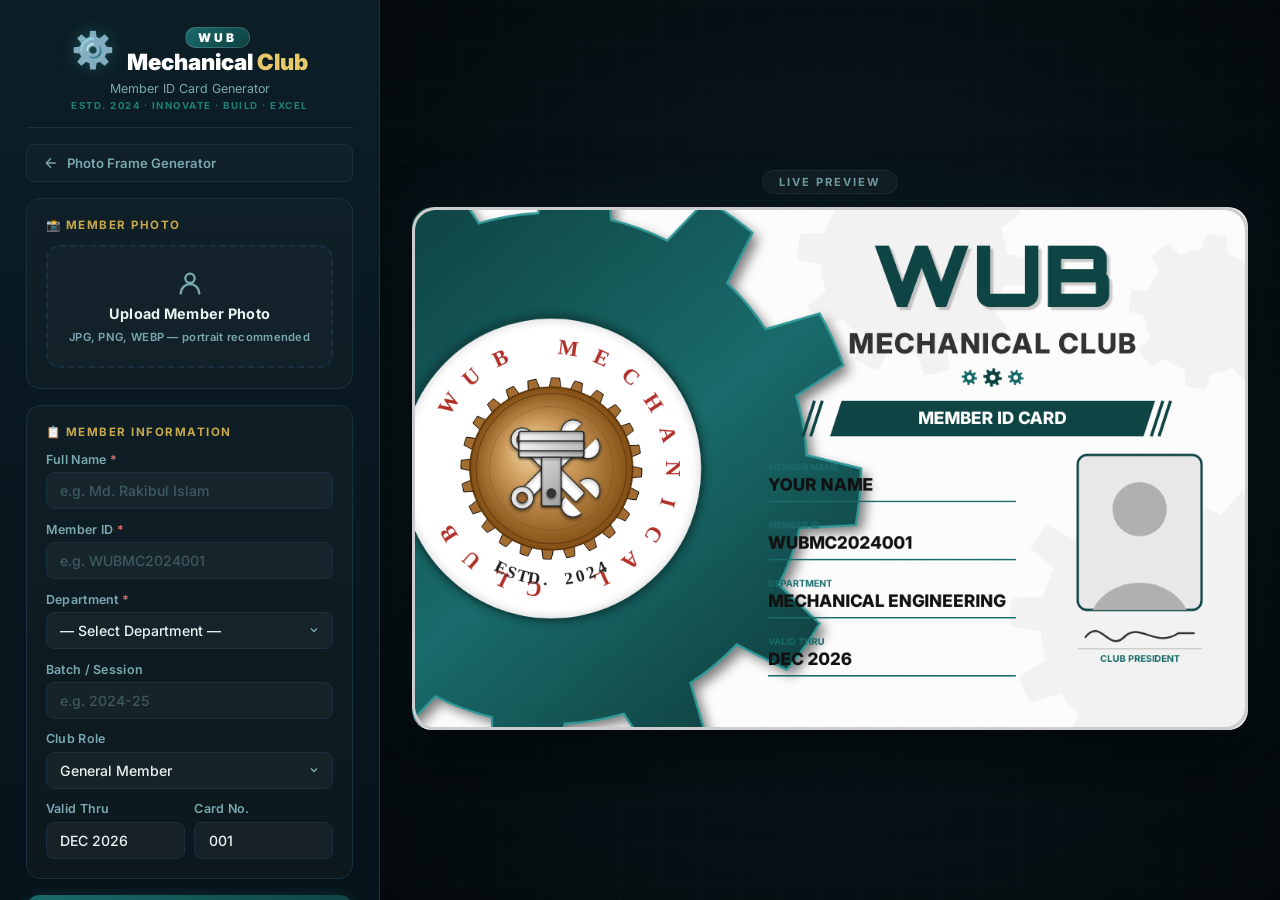
<file: member-card.html>
<!DOCTYPE html>
<html lang="en">
<head>
    <meta charset="UTF-8">
    <meta name="viewport" content="width=device-width, initial-scale=1.0">
    <title>WUB Mechanical Club — Member ID Card Generator</title>
    <meta name="description" content="Generate your WUB Mechanical Club Member ID Card. Fill in your information and download your official member card.">
    <link href="https://fonts.googleapis.com/css2?family=Inter:wght@400;500;600;700;800;900&family=Rajdhani:wght@600;700&family=Orbitron:wght@700;900&display=swap" rel="stylesheet">
    <link rel="stylesheet" href="member-card.css">
</head>
<body>
    <div class="app-container">

        <!-- ===== SIDEBAR ===== -->
        <aside class="sidebar">
            <!-- Brand Header -->
            <div class="brand">
                <div class="brand-logo-row">
                    <div class="gear-icon">⚙️</div>
                    <div>
                        <div class="brand-badge">WUB</div>
                        <h1>Mechanical <span>Club</span></h1>
                    </div>
                </div>
                <p class="brand-sub">Member ID Card Generator</p>
                <p class="brand-tagline">ESTD. 2024 · INNOVATE · BUILD · EXCEL</p>
            </div>

            <!-- Nav Link to Frame Generator -->
            <a href="index.html" class="nav-link">
                <svg width="16" height="16" viewBox="0 0 24 24" fill="none" stroke="currentColor" stroke-width="2"><path d="M19 12H5M12 5l-7 7 7 7"/></svg>
                Photo Frame Generator
            </a>

            <!-- Photo Upload -->
            <div class="control-section">
                <h3>📸 Member Photo</h3>
                <label for="photo-upload" class="upload-btn" id="upload-label">
                    <svg xmlns="http://www.w3.org/2000/svg" width="28" height="28" viewBox="0 0 24 24" fill="none" stroke="currentColor" stroke-width="2" stroke-linecap="round" stroke-linejoin="round"><circle cx="12" cy="8" r="4"/><path d="M20 21a8 8 0 1 0-16 0"/></svg>
                    <span>Upload Member Photo</span>
                    <small>JPG, PNG, WEBP — portrait recommended</small>
                </label>
                <input type="file" id="photo-upload" accept="image/jpeg,image/png,image/webp" hidden>
            </div>

            <!-- Member Information Form -->
            <div class="control-section">
                <h3>📋 Member Information</h3>

                <div class="form-group">
                    <label for="member-name">Full Name <span class="required">*</span></label>
                    <input type="text" id="member-name" placeholder="e.g. Md. Rakibul Islam" maxlength="40">
                </div>

                <div class="form-group">
                    <label for="member-id">Member ID <span class="required">*</span></label>
                    <input type="text" id="member-id" placeholder="e.g. WUBMC2024001" maxlength="20">
                </div>

                <div class="form-group">
                    <label for="member-dept">Department <span class="required">*</span></label>
                    <select id="member-dept">
                        <option value="">— Select Department —</option>
                        <option value="MECHANICAL ENGINEERING">Mechanical Engineering</option>
                        <option value="CIVIL ENGINEERING">Civil Engineering</option>
                        <option value="EEE">Electrical & Electronic Eng.</option>
                        <option value="CSE">Computer Science & Eng.</option>
                        <option value="TEXTILE ENGINEERING">Textile Engineering</option>
                        <option value="ARCHITECTURE">Architecture</option>
                        <option value="BBA">Business Administration</option>
                        <option value="LAW">Law</option>
                        <option value="OTHER">Other</option>
                    </select>
                </div>

                <div class="form-group">
                    <label for="member-batch">Batch / Session</label>
                    <input type="text" id="member-batch" placeholder="e.g. 2024-25" maxlength="15">
                </div>

                <div class="form-group">
                    <label for="member-role">Club Role</label>
                    <select id="member-role">
                        <option value="GENERAL MEMBER">General Member</option>
                        <option value="EXECUTIVE MEMBER">Executive Member</option>
                        <option value="JOINT SECRETARY">Joint Secretary</option>
                        <option value="SECRETARY">Secretary</option>
                        <option value="VICE PRESIDENT">Vice President</option>
                        <option value="PRESIDENT">President</option>
                        <option value="ADVISOR">Advisor</option>
                    </select>
                </div>

                <div class="form-row">
                    <div class="form-group">
                        <label for="valid-thru">Valid Thru</label>
                        <input type="text" id="valid-thru" placeholder="DEC 2026" maxlength="10" value="DEC 2026">
                    </div>
                    <div class="form-group">
                        <label for="card-number">Card No.</label>
                        <input type="text" id="card-number" placeholder="001" maxlength="6" value="001">
                    </div>
                </div>
            </div>

            <!-- Generate Button -->
            <button id="generate-btn" class="primary-btn">
                <svg width="20" height="20" viewBox="0 0 24 24" fill="none" stroke="currentColor" stroke-width="2.5"><path d="M12 2L2 7l10 5 10-5-10-5z"/><path d="M2 17l10 5 10-5M2 12l10 5 10-5"/></svg>
                Generate Card
            </button>

            <!-- Download Button -->
            <button id="download-btn" class="download-btn" disabled>
                <svg width="20" height="20" viewBox="0 0 24 24" fill="none" stroke="currentColor" stroke-width="2.5" stroke-linecap="round" stroke-linejoin="round"><path d="M21 15v4a2 2 0 0 1-2 2H5a2 2 0 0 1-2-2v-4"/><polyline points="7 10 12 15 17 10"/><line x1="12" y1="15" x2="12" y2="3"/></svg>
                Download Card (PNG)
            </button>

            <div class="footer-tag">
                <p>#WUBMechanicalClub</p>
                <small>World University of Bangladesh</small>
            </div>
        </aside>

        <!-- ===== PREVIEW AREA ===== -->
        <main class="preview-area">
            <div class="canvas-wrapper">
                <div class="canvas-label">Live Preview</div>
                <canvas id="card-canvas"></canvas>
                <div id="toast" class="toast"></div>
            </div>
        </main>
    </div>

    <script src="member-card.js"></script>
</body>
</html>
</file>
<file: member-card.css>
/* ============================================================
   WUB MECHANICAL CLUB — MEMBER CARD CSS
   ============================================================ */

:root {
    --teal:        #1a6b6b;
    --teal-dark:   #0d4040;
    --teal-light:  #22998f;
    --teal-glow:   rgba(26,107,107,0.35);
    --gold:        #c9a84c;
    --gold-light:  #e8c96a;
    --cream:       #f4f0e8;
    --dark-bg:     #070f14;
    --dark-surface:#0c1a1f;
    --dark-border: #1a3040;
    --text-pri:    #e8f4f0;
    --text-sec:    #7aa8b0;
    --red-accent:  #8b3030;
    --shadow-card: 0 24px 80px rgba(0,0,0,0.8), 0 0 60px rgba(26,107,107,0.15);
    --radius:      14px;
    --radius-sm:   8px;
}

*, *::before, *::after {
    box-sizing: border-box;
    margin: 0;
    padding: 0;
}

html, body {
    height: 100%;
}

body {
    font-family: 'Inter', sans-serif;
    background: radial-gradient(ellipse at 20% 50%, #0a1c20 0%, #04090c 60%);
    color: var(--text-pri);
    min-height: 100vh;
    display: flex;
}

/* ============================================================
   LAYOUT
   ============================================================ */
.app-container {
    display: flex;
    flex-direction: column;
    width: 100%;
}

@media (min-width: 1024px) {
    .app-container {
        flex-direction: row;
        height: 100vh;
        overflow: hidden;
    }
}

/* ============================================================
   SIDEBAR
   ============================================================ */
.sidebar {
    width: 100%;
    background: linear-gradient(180deg, #0c1e26 0%, #07131a 100%);
    border-right: 1px solid var(--dark-border);
    padding: 1.6rem;
    display: flex;
    flex-direction: column;
    gap: 1rem;
    overflow-y: auto;
    scrollbar-width: thin;
    scrollbar-color: var(--dark-border) transparent;
}

@media (min-width: 1024px) {
    .sidebar {
        width: 380px;
        flex-shrink: 0;
    }
}

/* Brand */
.brand {
    text-align: center;
    padding-bottom: 1rem;
    border-bottom: 1px solid var(--dark-border);
}

.brand-logo-row {
    display: flex;
    align-items: center;
    justify-content: center;
    gap: 0.8rem;
    margin-bottom: 0.4rem;
}

.gear-icon {
    font-size: 2.2rem;
    filter: drop-shadow(0 0 8px rgba(26,107,107,0.6));
    animation: spin 12s linear infinite;
}

@keyframes spin {
    to { transform: rotate(360deg); }
}

.brand-badge {
    display: inline-block;
    background: linear-gradient(135deg, var(--teal) 0%, var(--teal-dark) 100%);
    color: white;
    font-weight: 900;
    font-size: 0.75rem;
    padding: 2px 12px;
    border-radius: 20px;
    letter-spacing: 3px;
    margin-bottom: 2px;
    border: 1px solid rgba(255,255,255,0.15);
}

.brand h1 {
    font-size: 1.4rem;
    font-weight: 900;
    color: white;
    line-height: 1.1;
}

.brand h1 span {
    color: var(--gold-light);
}

.brand-sub {
    font-size: 0.78rem;
    color: var(--text-sec);
    margin-top: 0.4rem;
}

.brand-tagline {
    font-size: 0.6rem;
    color: var(--teal-light);
    font-weight: 700;
    letter-spacing: 1.5px;
    margin-top: 0.3rem;
    opacity: 0.8;
}

/* Nav link */
.nav-link {
    display: flex;
    align-items: center;
    gap: 0.5rem;
    color: var(--text-sec);
    text-decoration: none;
    font-size: 0.82rem;
    font-weight: 600;
    padding: 0.6rem 1rem;
    border-radius: var(--radius-sm);
    border: 1px solid var(--dark-border);
    background: rgba(255,255,255,0.02);
    transition: all 0.2s;
}

.nav-link:hover {
    color: var(--teal-light);
    border-color: var(--teal-dark);
    background: rgba(26,107,107,0.1);
}

/* Control Section */
.control-section {
    background: rgba(255,255,255,0.02);
    border: 1px solid var(--dark-border);
    padding: 1.2rem;
    border-radius: var(--radius);
    display: flex;
    flex-direction: column;
    gap: 0.8rem;
}

.control-section h3 {
    font-size: 0.72rem;
    text-transform: uppercase;
    letter-spacing: 1.5px;
    color: var(--gold);
    font-weight: 700;
}

/* Form Groups */
.form-group {
    display: flex;
    flex-direction: column;
    gap: 0.35rem;
}

.form-row {
    display: grid;
    grid-template-columns: 1fr 1fr;
    gap: 0.6rem;
}

label {
    font-size: 0.78rem;
    font-weight: 600;
    color: var(--text-sec);
    letter-spacing: 0.3px;
}

.required {
    color: #e07070;
}

input[type="text"],
select {
    background: rgba(255,255,255,0.04);
    border: 1px solid var(--dark-border);
    border-radius: var(--radius-sm);
    padding: 0.55rem 0.85rem;
    color: var(--text-pri);
    font-size: 0.88rem;
    font-family: 'Inter', sans-serif;
    font-weight: 500;
    outline: none;
    transition: border-color 0.2s, box-shadow 0.2s, background 0.2s;
    width: 100%;
    appearance: none;
    -webkit-appearance: none;
}

input[type="text"]::placeholder {
    color: rgba(122,168,176,0.4);
}

input[type="text"]:focus,
select:focus {
    border-color: var(--teal);
    background: rgba(26,107,107,0.08);
    box-shadow: 0 0 0 3px rgba(26,107,107,0.15);
}

select {
    background-image: url("data:image/svg+xml,%3Csvg xmlns='http://www.w3.org/2000/svg' width='12' height='12' viewBox='0 0 24 24' fill='none' stroke='%237aa8b0' stroke-width='2.5'%3E%3Cpolyline points='6 9 12 15 18 9'/%3E%3C/svg%3E");
    background-repeat: no-repeat;
    background-position: right 0.75rem center;
    padding-right: 2.2rem;
    cursor: pointer;
}

select option {
    background: #0c1a1f;
    color: var(--text-pri);
}

/* Upload Button */
.upload-btn {
    display: flex;
    flex-direction: column;
    align-items: center;
    gap: 0.5rem;
    padding: 1.4rem 1rem;
    border: 2px dashed var(--dark-border);
    border-radius: var(--radius);
    cursor: pointer;
    text-align: center;
    transition: all 0.25s;
    color: var(--text-sec);
    background: rgba(255,255,255,0.02);
}

.upload-btn span {
    font-weight: 700;
    font-size: 0.9rem;
    color: var(--text-pri);
}

.upload-btn small {
    font-size: 0.7rem;
    color: var(--text-sec);
}

.upload-btn:hover {
    border-color: var(--teal);
    background: rgba(26,107,107,0.08);
}

.upload-btn.has-photo {
    border-color: #27ae60;
    background: rgba(39,174,96,0.07);
    color: #2ecc71;
}

.upload-btn.has-photo span {
    color: #2ecc71;
}

/* Buttons */
.primary-btn {
    display: flex;
    align-items: center;
    justify-content: center;
    gap: 0.6rem;
    background: linear-gradient(135deg, var(--teal) 0%, var(--teal-dark) 100%);
    color: white;
    border: none;
    border-radius: var(--radius);
    padding: 0.9rem 1.5rem;
    font-size: 0.95rem;
    font-weight: 800;
    cursor: pointer;
    letter-spacing: 0.5px;
    transition: all 0.25s;
    box-shadow: 0 4px 20px rgba(26,107,107,0.4);
}

.primary-btn:hover {
    transform: translateY(-2px);
    box-shadow: 0 8px 30px rgba(26,107,107,0.5);
    background: linear-gradient(135deg, var(--teal-light) 0%, var(--teal) 100%);
}

.download-btn {
    display: flex;
    align-items: center;
    justify-content: center;
    gap: 0.6rem;
    background: linear-gradient(135deg, var(--gold) 0%, #a07830 100%);
    color: #0a1010;
    border: none;
    border-radius: var(--radius);
    padding: 0.9rem 1.5rem;
    font-size: 0.95rem;
    font-weight: 800;
    cursor: pointer;
    letter-spacing: 0.5px;
    transition: all 0.25s;
    box-shadow: 0 4px 20px rgba(201,168,76,0.35);
}

.download-btn:hover:not(:disabled) {
    transform: translateY(-2px);
    box-shadow: 0 8px 30px rgba(201,168,76,0.5);
    background: linear-gradient(135deg, var(--gold-light) 0%, var(--gold) 100%);
}

.download-btn:disabled {
    opacity: 0.4;
    cursor: not-allowed;
    transform: none;
}

.footer-tag {
    text-align: center;
    margin-top: auto;
    padding: 0.8rem;
    border-radius: var(--radius);
    border: 1px solid rgba(26,107,107,0.3);
    background: rgba(26,107,107,0.05);
}

.footer-tag p {
    font-weight: 800;
    font-size: 0.82rem;
    color: var(--gold);
}

.footer-tag small {
    font-size: 0.68rem;
    color: var(--text-sec);
}

/* ============================================================
   PREVIEW AREA
   ============================================================ */
.preview-area {
    flex: 1;
    display: flex;
    align-items: center;
    justify-content: center;
    padding: 2rem;
    background: radial-gradient(ellipse at center, #0d1e25 0%, #04090c 100%);
    position: relative;
    overflow: hidden;
}

.preview-area::before {
    content: '';
    position: absolute;
    inset: 0;
    background-image:
        linear-gradient(rgba(26,107,107,0.05) 1px, transparent 1px),
        linear-gradient(90deg, rgba(26,107,107,0.05) 1px, transparent 1px);
    background-size: 40px 40px;
    pointer-events: none;
}

.canvas-wrapper {
    position: relative;
    display: flex;
    flex-direction: column;
    align-items: center;
    gap: 0.8rem;
}

.canvas-label {
    font-size: 0.7rem;
    font-weight: 700;
    letter-spacing: 2px;
    text-transform: uppercase;
    color: var(--text-sec);
    background: rgba(255,255,255,0.04);
    border: 1px solid var(--dark-border);
    padding: 4px 16px;
    border-radius: 20px;
}

#card-canvas {
    max-width: 100%;
    max-height: 78vh;
    border-radius: 20px;
    box-shadow: var(--shadow-card);
    object-fit: contain;
    display: block;
}

/* Toast notification */
.toast {
    position: fixed;
    bottom: 24px;
    left: 50%;
    transform: translateX(-50%);
    background: rgba(13,63,63,0.96);
    color: white;
    padding: 0.65rem 1.6rem;
    border-radius: 30px;
    font-size: 0.85rem;
    font-weight: 700;
    white-space: nowrap;
    opacity: 0;
    transition: opacity 0.35s ease;
    border: 1px solid rgba(255,255,255,0.18);
    backdrop-filter: blur(12px);
    pointer-events: none;
    z-index: 999;
    box-shadow: 0 8px 32px rgba(0,0,0,0.4);
}

.toast.show {
    opacity: 1;
}
</file>
